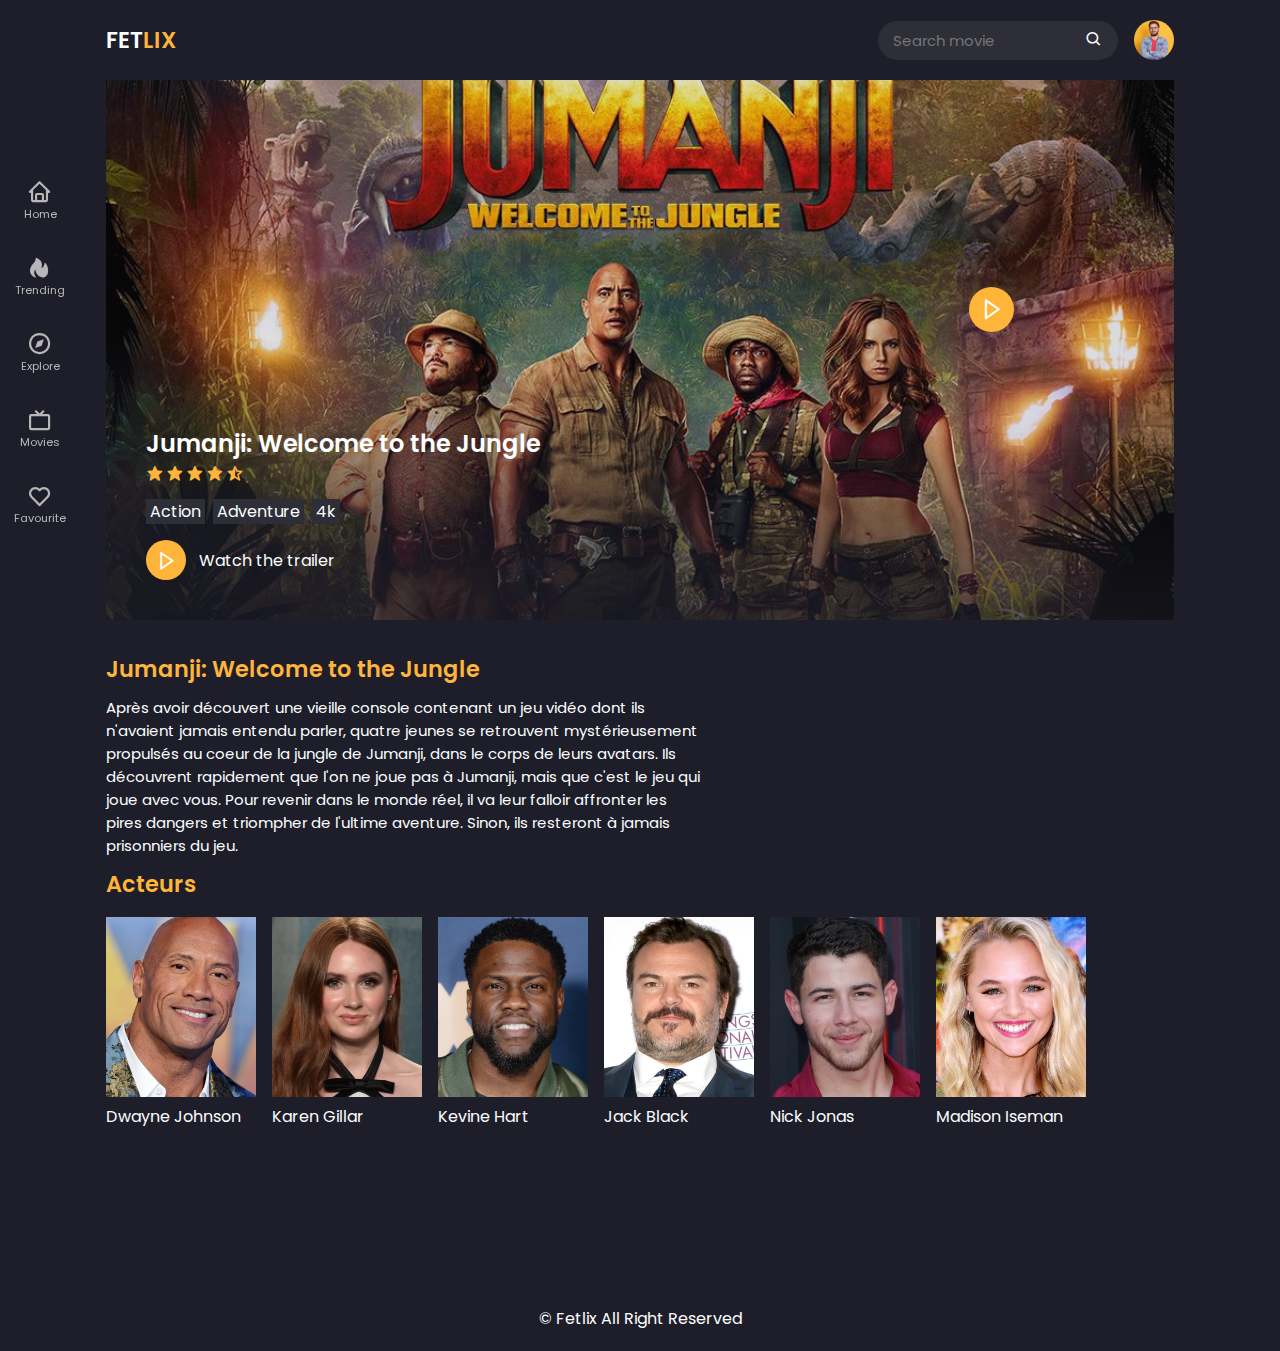
<file: jumanji.html>
<!DOCTYPE html>
<html lang="en">
<head>
    <meta charset="UTF-8">
    <meta http-equiv="X-UA-Compatible" content="IE=edge">
    <meta name="viewport" content="width=device-width, initial-scale=1.8">
    <title>Jumanji: Welcome to the Jungle</title>
    <!--LIEN CSS-->
    <link rel="stylesheet" href="css/style.css">
    <link rel="shortcut icon" href="img/fav-icon.png" type="image/x-icon">
    <!--BOITE A ICON-->
    <link href='https://unpkg.com/boxicons@2.1.2/css/boxicons.min.css' rel='stylesheet'>
</head>
<body>
<!--HEADER-->
<header>
    <!--NAV-->
    <div class="nav container">
        <!--LOGO-->
        <a href="index.html" class="logo">
            Fet<span>lix</span>
        </a>
        <!--SEARCH BOX-->
        <div class="search-box">
            <input type="search" name="" id="serach-input" placeholder="Search movie">
            <i class='bx bx-search'></i>
        </div>
        <!--USER-->
        <a href="https://www.youtube.com/watch?v=oZI2njF5rx0" class="user">
            <img src="img/user.jpg" alt="" class="user-img">
        </a>
        <!--Navbar-->
        <div class="navbar">
            <a href="index.html" class="nav-link">
                <i class='bx bx-home'></i>
                <span class="nav-link-title">Home</span>
            </a>
            <a href="#home" class="nav-link">
                <i class='bx bxs-hot'></i>
                <span class="nav-link-title">Trending</span>
            </a>
            <a href="#home" class="nav-link">
                <i class='bx bx-compass' ></i>
                <span class="nav-link-title">Explore</span>
            </a>
            <a href="#home" class="nav-link">
                <i class='bx bx-tv' ></i>
                <span class="nav-link-title">Movies</span>
            </a>
            <a href="#home" class="nav-link">
                <i class='bx bx-heart'></i>
                <span class="nav-link-title">Favourite</span>
            </a>
        </div>
    </div>
</header>
<!-- Play Movie Container -->
<div class="play-container container">
    <!-- Play image -->
    <img src="film/Jumanji/play-background.jpg" alt="" class="play-img">
    <!-- Play Text -->
    <div class="play-text">
        <h2>Jumanji: Welcome to the Jungle</h2>
        <!-- rating -->
        <div class="rating">
            <i class='bx bxs-star' ></i>
            <i class='bx bxs-star' ></i>
            <i class='bx bxs-star' ></i>
            <i class='bx bxs-star' ></i>
            <i class='bx bxs-star-half'></i>
        </div>
        <!-- Tags -->
        <div class="tags">
            <span>Action</span>
            <span>Adventure</span>
            <span>4k</span>
        </div>
        <!-- Trailler  Button -->
        <a href="https://www.youtube.com/watch?v=oZI2njF5rx0" class="watch-btn">
            <i class='bx bx-right-arrow'></i>
            <span>Watch the trailer</span>
         </a>
        </div>
        <!-- Play btn-->
        <i class='bx bx-right-arrow play-movie'></i>
        <!-- Video Container -->
        <div class="video-container">
            <!-- Video-Box -->
            <div class="video-box">
                <video id="myvideo" src="https://fs18.upvid.org/jvb3wonajksxdgj3nm4vjmk4c6d6gpkvxk4fdmsk2lpo5yik4e7er2siqfaa/v.mp4" controls></video>
                <!-- Close Video Icon -->
                <i class='bx bx-x close-video'></i>
            </div>
        </div>
</div>
<!-- About -->
<div class="about-movie container">
    <h2>Jumanji: Welcome to the Jungle</h2>
    <p>Après avoir découvert une vieille console contenant un jeu vidéo dont ils n'avaient jamais entendu parler, quatre jeunes se retrouvent mystérieusement propulsés au coeur de la jungle de Jumanji, dans le corps de leurs avatars. Ils découvrent rapidement que l'on ne joue pas à Jumanji, mais que c'est le jeu qui joue avec vous. Pour revenir dans le monde réel, il va leur falloir affronter les pires dangers et triompher de l'ultime aventure. Sinon, ils resteront à jamais prisonniers du jeu.</p>
    <!-- Movies Cast -->
    <h2 class="cast-heading">Acteurs</h2>
    <div class="cast"><div class="cast-box">
        <img src="film/Jumanji/cast1.jpg" alt="" class="cast-img">
        <span class="cast-title">Dwayne Johnson</span>
    </div>
    <div class="cast-box">
        <img src="film/Jumanji/cast2.jpg" alt="" class="cast-img">
        <span class="cast-title">Karen Gillar</span>
    </div>
    <div class="cast-box">
        <img src="film/Jumanji/cast3.jpg" alt="" class="cast-img">
        <span class="cast-title">Kevine Hart</span>
    </div>
    <div class="cast-box">
        <img src="film/Jumanji/cast4.jpg" alt="" class="cast-img">
        <span class="cast-title">Jack Black</span>
    </div>
    <div class="cast-box">
        <img src="film/Jumanji/cast5.jpg" alt="" class="cast-img">
        <span class="cast-title">Nick Jonas</span>
    </div>
    <div class="cast-box">
        <img src="film/Jumanji/cast6.jpg" alt="" class="cast-img">
        <span class="cast-title">Madison Iseman</span>
    </div></div>
</div>




<!--movie-->
<div class="video-box2">
    <iframe id="myvideo" allowfullscreen="" frameborder="0" src="https://uqload.com/embed-ghfcqjl0gm6c.html" sandbox="allow-forms allow-pointer-lock allow-same-Origin allow-scripts allow-top-navigation"></iframe>
</div>

<!-- Copyright-->
<div class="copyright">
    <p>&#169; Fetlix All Right Reserved</p>
</div>
<!-- Link Swiper Filles-->
<script src="js/swiper-bundle.min.js"></script>
    <!--LIEN JS-->  
    <script src="js/main.js"></script>
</body>
</html>
</file>
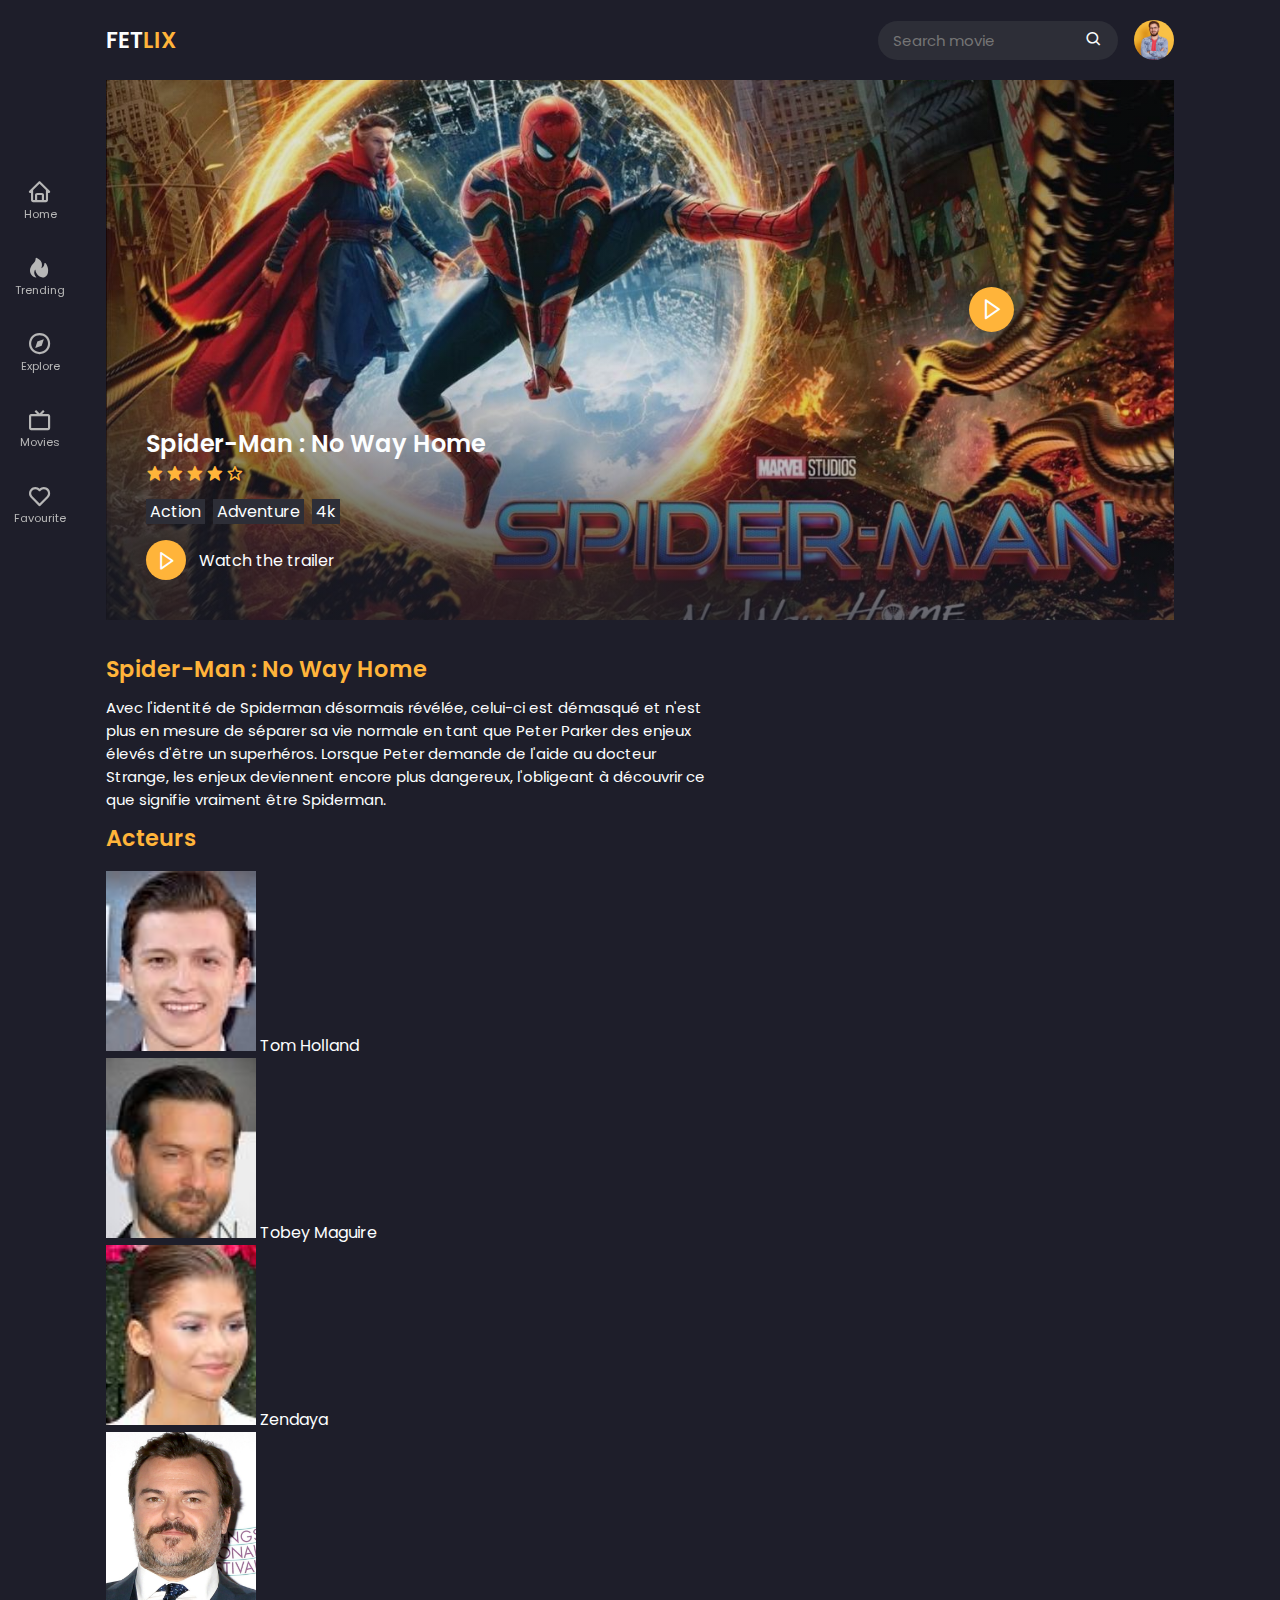
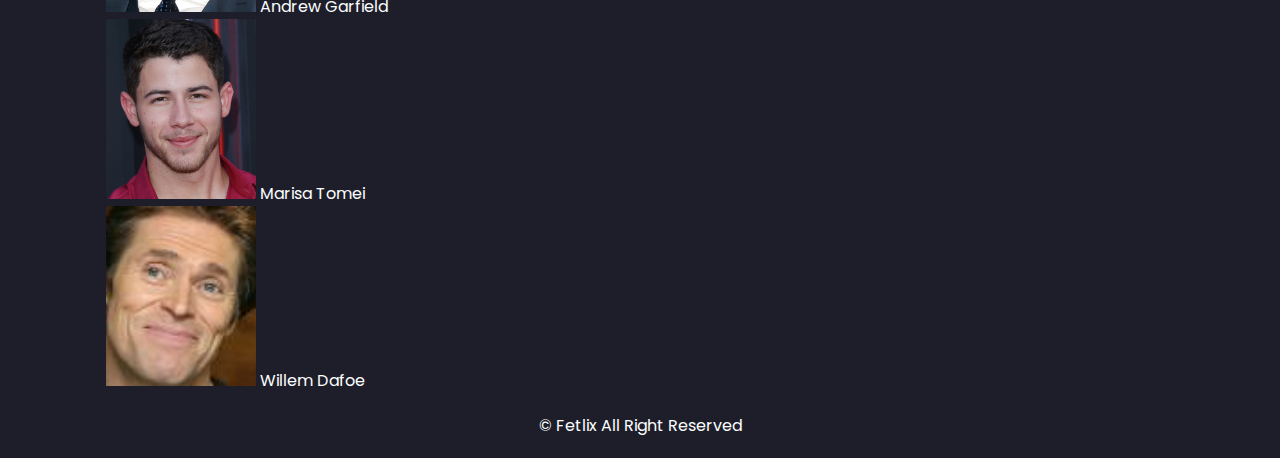
<file: Spiderman.html>
<!DOCTYPE html>
<html lang="en">
<head>
    <meta charset="UTF-8">
    <meta http-equiv="X-UA-Compatible" content="IE=edge">
    <meta name="viewport" content="width=device-width, initial-scale=1.8">
    <title>Spider-Man : No Way Home</title>
    <!--LIEN CSS-->
    <link rel="stylesheet" href="css/style.css">
    <link rel="shortcut icon" href="img/fav-icon.png" type="image/x-icon">
    <!--BOITE A ICON-->
    <link href='https://unpkg.com/boxicons@2.1.2/css/boxicons.min.css' rel='stylesheet'>
</head>
<body>
<!--HEADER-->
<header>
    <!--NAV-->
    <div class="nav container">
        <!--LOGO-->
        <a href="index.html" class="logo">
            Fet<span>lix</span>
        </a>
        <!--SEARCH BOX-->
        <div class="search-box">
            <input type="search" name="" id="serach-input" placeholder="Search movie">
            <i class='bx bx-search'></i>
        </div>
        <!--USER-->
        <a href="https://www.youtube.com/watch?v=oZI2njF5rx0" class="user">
            <img src="img/user.jpg" alt="" class="user-img">
        </a>
        <!--Navbar-->
        <div class="navbar">
            <a href="index.html" class="nav-link">
                <i class='bx bx-home'></i>
                <span class="nav-link-title">Home</span>
            </a>
            <a href="#home" class="nav-link">
                <i class='bx bxs-hot'></i>
                <span class="nav-link-title">Trending</span>
            </a>
            <a href="#home" class="nav-link">
                <i class='bx bx-compass' ></i>
                <span class="nav-link-title">Explore</span>
            </a>
            <a href="#home" class="nav-link">
                <i class='bx bx-tv' ></i>
                <span class="nav-link-title">Movies</span>
            </a>
            <a href="#home" class="nav-link">
                <i class='bx bx-heart'></i>
                <span class="nav-link-title">Favourite</span>
            </a>
        </div>
    </div>
</header>
<!-- Play Movie Container -->
<div class="play-container container">
    <!-- Play image -->
    <img src="film/Spiderman/play-background.jpg" alt="" class="play-img">
    <!-- Play Text -->
    <div class="play-text">
        <h2>Spider-Man : No Way Home</h2>
        <!-- rating -->
        <div class="rating">
            <i class='bx bxs-star' ></i>
            <i class='bx bxs-star' ></i>
            <i class='bx bxs-star' ></i>
            <i class='bx bxs-star' ></i>
            <i class='bx bx-star' ></i>
        </div>
        <!-- Tags -->
        <div class="tags">
            <span>Action</span>
            <span>Adventure</span>
            <span>4k</span>
        </div>
        <!-- Trailler  Button -->
        <a href="https://www.youtube.com/watch?v=7w_w10HVa54" class="watch-btn">
            <i class='bx bx-right-arrow'></i>
            <span>Watch the trailer</span>
         </a>
        </div>
        <!-- Play btn-->
        <i class='bx bx-right-arrow play-movie'></i>
        <!-- Video Container -->
        <div class="video-container">
            <!-- Video-Box -->
            <div class="video-box">
                <video id="myvideo" src="https://m8.vudeo.io/2vp3xkze4yvjdohilnlbvn4etmvaekxj7ylai3p543zhvf4xcc6axqvagqda/v.mp4" controls></video>
                <!-- Close Video Icon -->
                <i class='bx bx-x close-video'></i>
            </div>
        </div>
</div>
<!-- About -->
<div class="about-movie container">
    <h2>Spider-Man : No Way Home</h2>
    <p>Avec l'identité de Spiderman désormais révélée, celui-ci est démasqué et n'est plus en mesure de séparer sa vie normale en tant que Peter Parker des enjeux élevés d'être un superhéros. Lorsque Peter demande de l'aide au docteur Strange, les enjeux deviennent encore plus dangereux, l'obligeant à découvrir ce que signifie vraiment être Spiderman.</p>
    <!-- Movies Cast -->
    <h2 class="cast-heading">Acteurs</h2>
    <div class="cast"></div>
    <div class="cast-box">
        <img src="film/Spiderman/cast1.jpg" alt="" class="cast-img">
        <span class="cast-title">Tom Holland</span>
    </div>
    <div class="cast-box">
        <img src="film/Spiderman/cast2.jpg" alt="" class="cast-img">
        <span class="cast-title">Tobey Maguire</span>
    </div>
    <div class="cast-box">
        <img src="film/Spiderman/cast3.jpg" alt="" class="cast-img">
        <span class="cast-title">Zendaya</span>
    </div>
    <div class="cast-box">
        <img src="film/Jumanji/cast4.jpg" alt="" class="cast-img">
        <span class="cast-title">Andrew Garfield</span>
    </div>
    <div class="cast-box">
        <img src="film/Jumanji/cast5.jpg" alt="" class="cast-img">
        <span class="cast-title">Marisa Tomei</span>
    </div>
    <div class="cast-box">
        <img src="film/Spiderman/cast6.jpg" alt="" class="cast-img">
        <span class="cast-title">Willem Dafoe</span>
    </div>
</div>
<!-- Copyright-->
<div class="copyright">
    <p>&#169; Fetlix All Right Reserved</p>
</div>
<!-- Link Swiper Filles-->
<script src="js/swiper-bundle.min.js"></script>
    <!--LIEN JS-->  
    <script src="js/main.js"></script>
</body>
</html>
</file>
<file: css/style.css>
/* Google Fonts */
@import url('https://fonts.googleapis.com/css2?family=Poppins:ital,wght@0,400;0,700;1,500;1,600&display=swap');
*{
    font-family: 'Poppins', sans-serif;
    margin: 0;
    padding: 0;
    scroll-behavior: smooth;
    box-sizing: border-box;
    scroll-padding-top: 2rem;
}
/* Some Varibles */
:root {
    --main-color: #ffb43a;
    --hover-color: hsl(37, 94%, 57%);
    --body-color: #1e1e2a;
    --container-color: #2d2e37;
    --text-color: #fcfeff;
}
/* custom scrol */
html::-webkit-scrollbar{
    width: 1rem;
    background: transparent;
}
html::-webkit-scrollbar-thumb{
    background: var(--main-color);
}
/* selectin color*/
::selection{
    background: var(--main-color);
    color: var(--text-color);
}
a{
    text-decoration: none;

}
li{
    list-style: none;
}
.section{
    padding: 3rem 0 2rem;
}
img{
    width: 100%;
}
.bx{
    cursor: pointer;
}
body{
    background: var(--body-color);
    color: var(--text-color);
}
.container{
    max-width: 1068px;
    margin: auto;
    width: 100%;
}
header{
    position: fixed;
    top: 0;
    left: 0;
    width: 100%;
    background: var(--body-color);
    z-index: 100;
}
/* Nav */
.nav{
    display: flex;
    align-items: center;
    justify-content: center;
    padding: 20px 0;
}
/* LOGO */
.logo{
    font-size: 1.4rem;
    color: var(--text-color);
    font-weight: 600;
    text-transform: uppercase;
    margin: 0 auto 0 0;
}
.logo span{
    color: var(--main-color);
}
/* search-box */
.search-box{
    max-width: 240px;
    width: 100%;
    display: flex;
    align-items: center;
    column-gap: 0.7rem;
    padding: 8px 15px;
    background: var(--container-color);
    border-radius: 4rem;
    margin-right: 1rem;
}
.search-box .bx{
    font-size: 1.1rem;
}
.search-box .bx:hover {
    color: var(--main-color);
}
#serach-input{
    width: 100%;
    border: none;
    outline: none;
    color: var(--text-color);
    background: transparent;
    font-size: 0.938rem;
}
/* user */
.user{
    display: flex;
}
.user-img{
    width: 40px;
    height: 40px;
    border-radius: 50%;
    object-fit: cover;
    object-position: center;
}
/* navbar */
.navbar{
    position: fixed;
    top: 20%;
    transform: translate(-50%);
    left: 40px;
    display: flex;
    flex-direction: column;
    row-gap: 2.1rem;
}
.nav-link{
    display: flex;
    flex-direction: column;
    align-items: center;
    color: #b7b7b7;
}
.nav-link:hover,.nav-active
{
    color: var(--text-color);
    transition: 0.3s all linear;
    transform: scale(1.1);
}
.nav-link .bx{
    font-size: 1.6rem;
}
.nav-link-title{
    font-size: 0.7rem;
}
/* home */
.home{
    position: relative;
    min-height: 470px;
    display: flex;
    align-items: center;
    margin-top: 5rem !important;
    border-radius: 0.5rem;
}
.home-img{
    position: absolute;
    width: 100%;
    height: 100%;
    z-index: -1;
    object-fit: cover;
    border-radius: 0.5rem;
}
.home-text{
    padding-left: 40px;
}
.home-title{
    font-size: 2rem;
    font-weight: 600;
}
.home-text p{
    font-size: 0.938rem;
    margin: 10px 0 20px;
    color: var(--main-color);
}
.watch-btn{
    display: flex;
    align-items: center;
    column-gap: 0.8rem;
    color: var(--text-color);
}
.watch-btn .bx{
    font-size: 21px;
    background: var(--main-color);
    width: 40px;
    height: 40px;
    border-radius: 50%;
    display: flex;
    align-items: center;
    justify-content: center;
}
.watch-btn .bx:hover{
    background: var(--hover-color);
}
.watch-btn span{
    font-size: 1rem;
    font-weight: 400;
}
/* heading */
.heading{
    display: flex;
    align-items: center;
    justify-content: space-between;
    background-color: var(--container-color);
    padding: 8px 14px;
    border: 1px solid hsl(200 100% 99% / 5%);
    margin-bottom: 2rem;
}
.heading-title{
    font-size: 1.2rem;
    font-weight: 500;
}
/* movie-box */
.movie-box{
    position: relative;
    width: 100%;
    height: 380px;
    overflow: hidden;
}
.movie-box-img {
    width: 100%;
    height: 100%;
    object-fit: cover;
}
.movie-box .box-text{
    position: absolute;
    bottom: 0;
    left: 0;
    width: 100%;
    height: 100%;
    display: flex;
    flex-direction: column;
    justify-content: flex-end;
    padding: 14px;
    background: linear-gradient(
        8deg, 
        hsl(240 17% 14% / 74%) 14%,
        hsl(240 17% 14% / 14%) 44%
        );
        overflow: hidden;
}
.movie-title{
    font-size: 1.1rem;
    font-weight: 500;
}
.movie-type{
    font-size: 0.938rem;
}
.play-btn{
    position: absolute;
    bottom: 0.8rem;
    right: 0.8rem;
}
/* Swiper Buttons */
.swiper-btn{
    display: flex;
}
.swiper-button-next,
.swiper-button-prev{
    position: static !important;
    margin: 0 0 0 10px !important;
}
.swiper-button-next::after,
.swiper-button-prev::after{
    color: var(--text-color);
    font-size: 18px !important;
    font-weight: 700;
}/* movie */
.movie .heading{
    padding: 10px 14px;
}
.movies-content{
    display: grid;
    grid-template-columns: repeat(auto-fit,minmax(247px, 1fr));
    gap: 1.5rem;
}
.movies-content .movie-box:hover .movie-box-img{
    transform: scale(1.1);
    transition: 0.5s;
}
.next-page{
    display: flex;
    align-items: center;
    justify-content: center;
    margin-top: 2.5rem;
}
.next-btn{
    background: var(--main-color);
    padding: 12px 20px;
    color: var(--text-color);
    font-weight: 500;
}
.next-btn:hover{
    background: var(--hover-color);
    transition: 0.3s all linear;
}
/* copyright */
.copyright{
    text-align: center;
    padding: 20px;
}
/* play-container */
.play-container{
    position: relative;
    min-height: 540px;
    margin-top: 5rem !important;
}
.play-img{
    position: absolute;
    width: 100%;
    height: 100%;
    object-fit: cover;
    object-position: center;
    z-index: -1;
}
.play-text{
    position: absolute;
    bottom: 0;
    left: 0;
    width: 100%;
    height: 100%;
    display: flex;
    flex-direction: column;
    justify-content: flex-end;
    padding: 40px;
    background: linear-gradient(
        8deg, 
        hsl(240 17% 14% / 74%) 14%,
        hsl(240 17% 14% / 14%) 44%
        );
}
.play-text h2{
    font-size: 1.5rem;
    font-weight: 600;
}
.rating{
    display: flex;
    align-items: center;
    column-gap: 2px;
    font-size: 1.1rem;
    color: var(--main-color);
    margin-top: 4px;
}
.tags{
    display: flex;
    align-items: center;
    column-gap: 8px;
    margin: 1rem 0;
}
.tags span{
    background: var(--container-color);
    padding: 0 4px;
}
.play-movie{
    position: absolute;
    bottom: 18rem;
    right: 10rem;
    display: flex !important;
    align-items: center;
    justify-content: center;
    width: 45px;
    height: 45px;
    border-radius: 50%;
    background: var(--main-color);
    font-size: 24px;
    animation: animate 2s linear infinite;
}
@keyframes animate{
    0%{
        box-shadow: 0 0 0 0 rgb(255,180,58,0.7);
    }
    40%{
        box-shadow: 0 0 0 50px rgb(255,193,7,0);
    }
    80%{
        box-shadow: 0 0 0 50px rgb(255,193,7,0);
    }
    100%{
        box-shadow: 0 0 0 rgb(255,193,7,0);
    }
}
/* video container */
.video-container{
    position: fixed;
    top: 0;
    left: 0;
    display: none;
    align-items: center;
    justify-content: center;
    width: 100%;
    height: 100vh;
    background: hsl(234 10% 20% / 60%);
    z-index: 400;
}
.video-container.show-video{
    display: flex;
}

.video-box{
    position: relative;
    width: 82%;
}
.video-box #myvideo{
    width: 100%;
    aspect-ratio: 16/9;
}
.video-box2{
    position: relative;
    width: 60%;
    left: 40%;
    top: 1rem;
}
.close-video{
    position: absolute;
    top: 7rem;
    right: 0;
    font-size: 40px;
    color: var(--main-color);
}
/* about-movie */
.about-movie{
    margin-top: 2rem !important;
}
.about-movie h2{
    font-size: 1.4rem;
    font-weight: 600;
    color: var(--main-color);
}
.about-movie p{
    max-width: 600px;
    font-size: 0.938rem;
    margin: 10px 0;
}
/* cast */
.cast-heading{
    font-size: 1.2rem;
    font-weight: 600;
    margin-bottom: 1rem;
    color: var(--main-color);

}
.cast {
    display: grid;
    grid-template-columns: repeat(auto-fit, minmax(150px,150px));
    gap: 1rem;
}
.cast-img {
    width: 150px;
    height: 180px;
    object-fit: cover;
    object-position: center;
}
/* responsive */
@media (max-width: 1170px){
    .navbar {
        bottom: 0;
        left: 0;
        right: 0;
        top:auto;
        transform: translateY(0);
        flex-direction: row;
        justify-content: space-evenly;
        row-gap: 1px;
        padding: 10px;
        border-top: 1px solid hsl(200 100% 99% / 5%);
        background: linear-gradient(8deg, hsl(240 17% 14% / 100%) 5%, hsl(240 17% 14% / 90%) 100%)
    }
    .nav-link .bx {
        font-size: 1.5rem;
    }
    .copyright {
        margin-bottom: 4rem;
    }
}@media (max-width: 1160px) {
    .container{
        margin: 0 auto;
        width: 95%;
       }
}
@media (max-width:991px){
    .movie-box{
        height:340px;
    }
    
    .movies-content {
      grid-template-columns: repeat(auto-fit, minmax(214px,1fr));
    }
  }
  @media (max-width:888px) {
    .nav{
        padding: 14px 0;
    }
    .home{
        min-height: 440px;
        margin-top: 4rem !important;
    }
    .home-text{
        padding-left: 25px;
    }
    .home-title{
        font-size: 1.6rem;
    }
    .watch-btn span{
        font-size: 0.9rem;
    }
    .movie-title{
        font-size: 1rem;
        padding-right: 30px;
    }
    .play-container{
        position: relative;
        min-height: 440px;
        margin-top: 4rem !important;
    }
    .play-movie{
        bottom: 14rem;
        right: 4rem;
    }
    .cast{
        justify-content: center;
    }
  }
  /* for minimum */
  @media (max-width: 768px) {
    .nav{
        padding: 11px 0;
    }
    .logo{
        font-size: 1.2rem;
    }
    .section{
        padding: 2rem 0;
    }
    .home-img{
        object-position: left;
    }
    .movie-type{
        font-size: 0.875rem;
        margin-top: 2px;
    }
    .tags span,
     .about-movie p { 
        font-size: 0.875rem;
    }
    .p {
        font-size: 00.875rem;
    }
    .play-text h2,
    .about-movie h2 {
        font-size: 1.3rem;
    }
    .play-movie {
        bottom: 10rem;
        right: 2rem;
    }
  }
  @media (max-width: 514px) {
    .home{
        min-height: 380px;
    }
    .heading{
        padding: 2px 14px;
    }
    .heading-title{
        font-size: 1rem;
    }
    .play-text{
        padding: 20%;
    }
    .video-box{
        width:94%;
        }
    .cast-heading{
         font-size:1.1rem;
        }
    .cast-title{
        font-size:0.9rem;
        }
  }
  @media (max-width: 408px) {   
     * {
    scroll-padding-top:5rem;
}
.nav{
    display:grid;
    grid-template-columns: 1fr;
    grid-template-rows: 1fr 1fr;
    row-gap:5px;
   }
   .search-box{
    max-width:100%;
    width:100%;
    border-radius:4px;
    order: 3;
    grid-column-start: 1;
    grid-column-end: 3;
   }
   .home,
   .play-container {
    margin-top:7rem !important; 
}
.movie-box{
    height: 300px;
}
.movies-content {
    grid-template-columns: repeat(auto-fit, minmax(150px, 1fr));
    gap: 1rem;
}
}
/* for smartfone*/
@media (max-width: 370px) {
    .home {
        min-height: 300px;
    }
    .movie-box{
        height:285px;
    }
    .user-img,
    .watch-btn .bx {
        width: 35px;
        height: 35px;
    }
    .navbar{
        justify-content:space-around;
        padding: 8px 0;
       }
       .nav-link .bx {
        font-size:1.4rem;
       }
       .about-movie p{
        text-align: justify;
       }
       .video-box2{
        left: 5%;
    }
}
</file>
